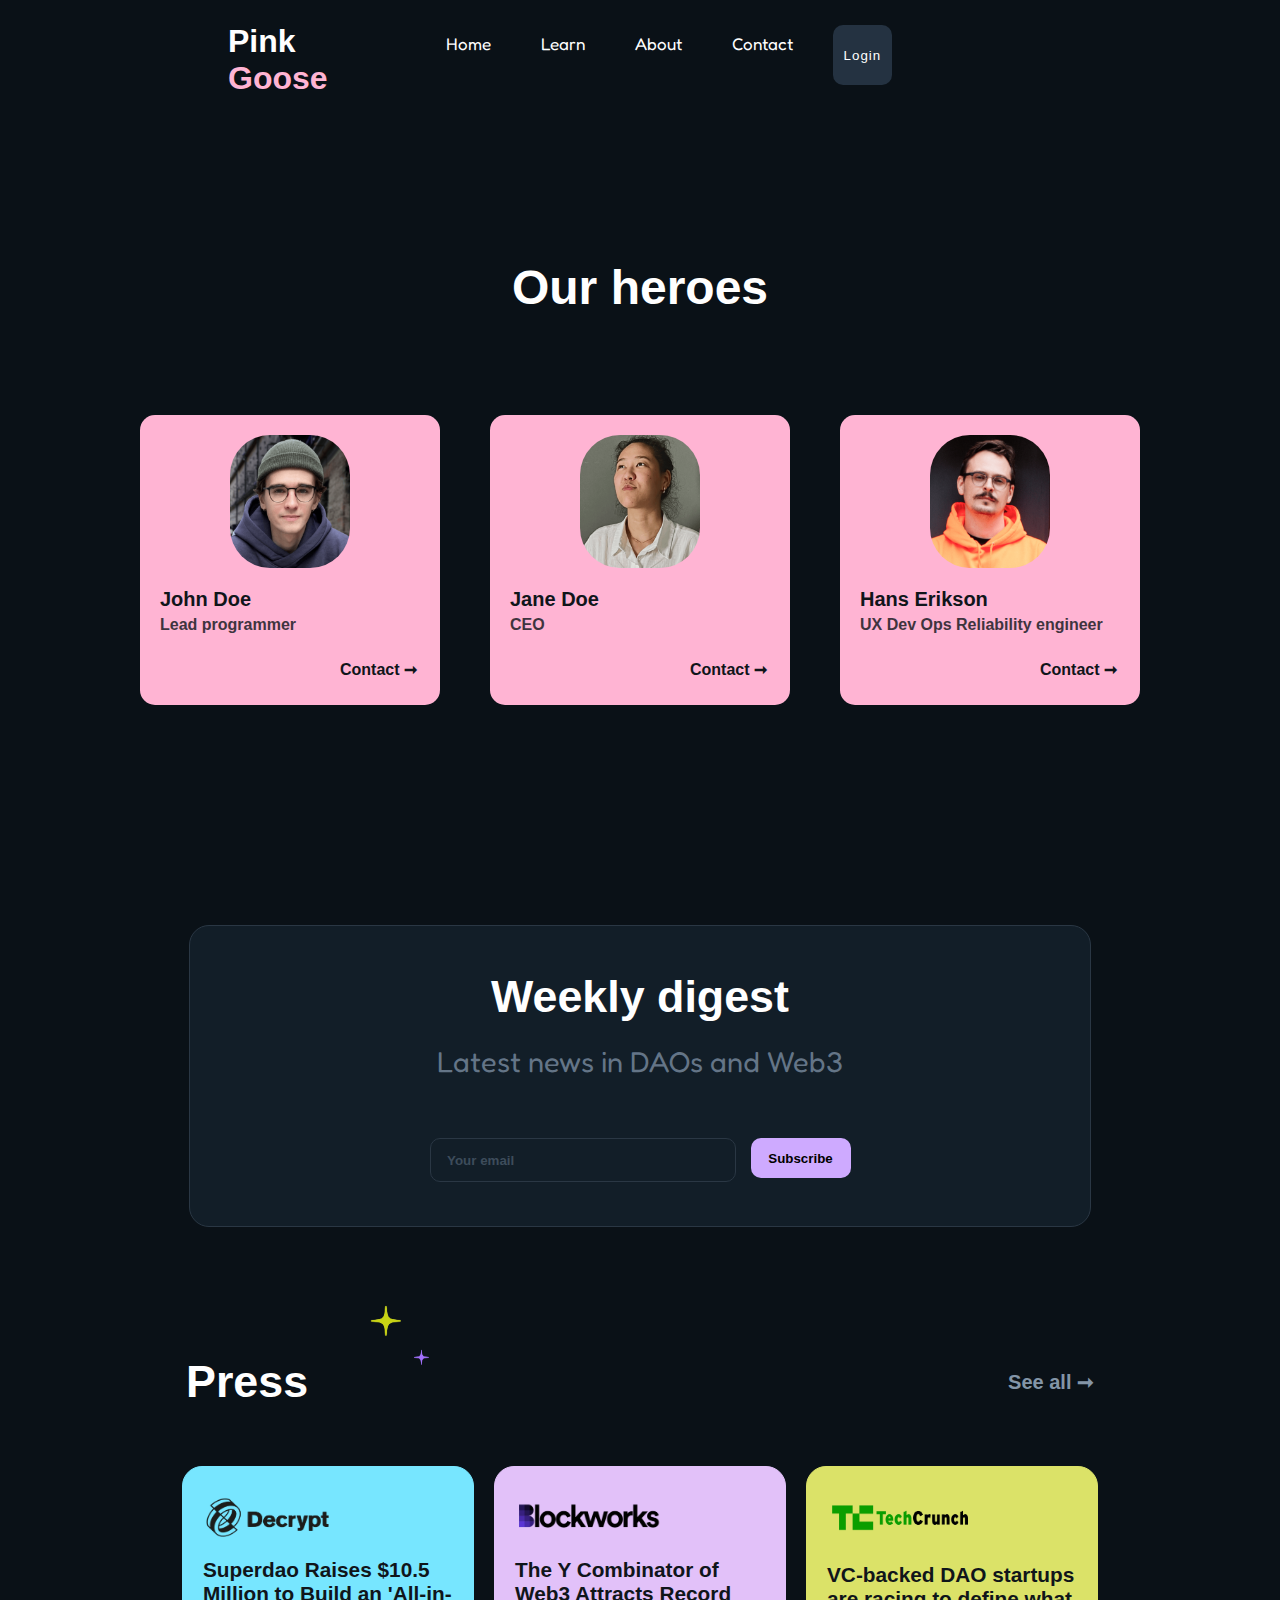
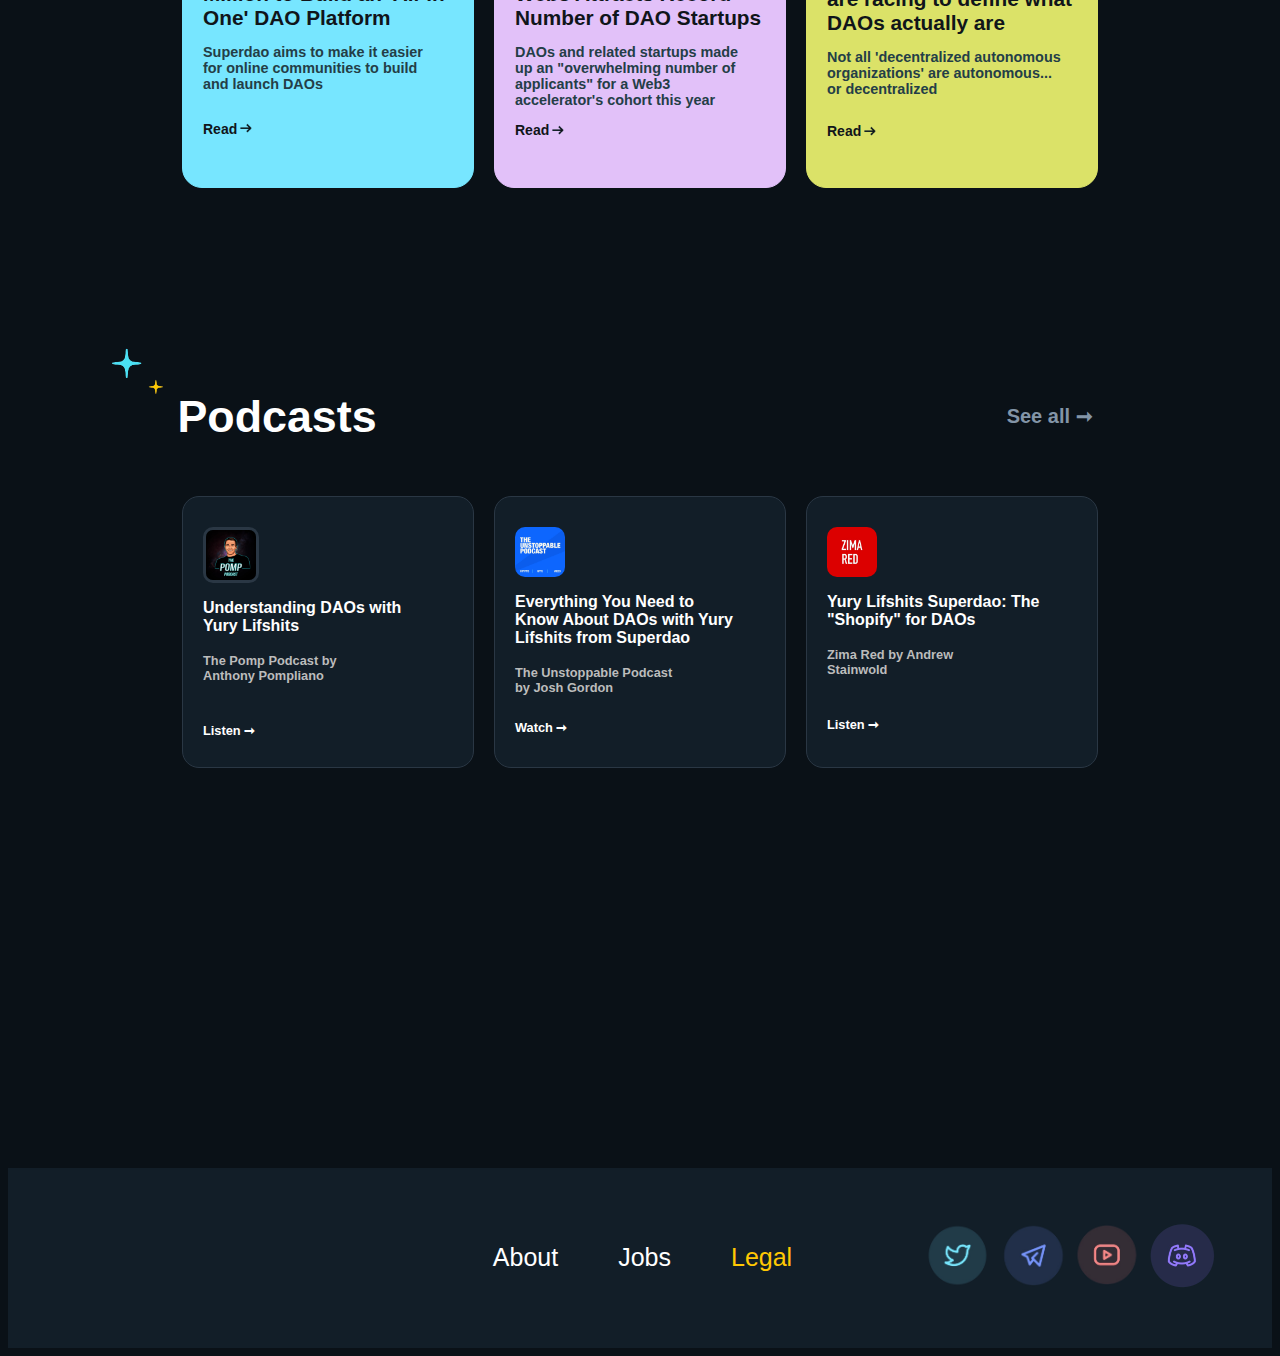
<file: pinkabout.html>
<!DOCTYPE html>
<html lang="en">
<head>
    <meta charset="UTF-8">
    <meta name="viewport" content="width=device-width, initial-scale=1.0">
    <link href="https://fonts.googleapis.com/css2?family=Fredoka&display=swap" rel="stylesheet">
    <link href="https://fonts.googleapis.com/css2?family=Montserrat&display=swap" rel="stylesheet">
    <link rel="stylesheet" href="about.css">
    <title>About | Pink Goose</title>
</head>
<body>
     <nav class="navbar">
        <div class="logo">Pink<span class="pink"> Goose</span></div>
        <ul class="navlinks">
                <li><a href="mainpage.html">Home</a></li>
                <li><a href="pinklearn.html">Learn</a></li>
                <li><a href="pinkabout.html">About</a></li>
                <li><a href="pinkcontact.html">Contact</a></li>
        </ul>
        <button class="login-btn">Login</button>
    </nav>
    <section class="hero">
        <div class="hero-heroes">
            <p class="heroes-text">Our heroes</p>
            <div class="hero-heroes-boxes">
                <div class="glasses">
                    <img src="images/glasses.png" alt="person" class="heroes-glasses" width="120px">
                    <p class="name-glasses">John Doe</p>
                    <p class="job-glasses">Lead programmer</p>
                    <div class="heroes-glass-contact">
                        <p><a class="glass-contact" href="">Contact ➞</a></p>
                    </div>
                </div>
                <div class="asian">
                    <img src="images/asian.png" alt="person" width="120px">
                    <p class="name-asian">Jane Doe</p>
                    <p class="job-asian">CEO</p>
                    <div class="heroes-asian-contact">
                        <p><a class="asian-contact" href="">Contact ➞</a></p>
                    </div>
                </div>
                <div class="orange-hoodie">
                    <img src="images/orangehoodie.png" alt="person" width="120px">
                    <p class="name-orange">Hans Erikson</p>
                    <p class="job-orange">UX Dev Ops Reliability engineer</p>
                    <div class="heroes-orange-contact">
                        <p><a class="orange-contact" href="">Contact ➞</a></p>
                    </div>
                </div>
            </div>
        </div>
        <div class="hero-weekly">
            <p class="hero-week-text">Weekly digest</p>
            <p class="hero-news-text">Latest news in DAOs and Web3</p>
            <form class="subscribe-sec" action="submit email" method="post">
                <input class="input-email" type="email" name="email" placeholder="    Your email">
                <button class="sub-button" type="submit">Subscribe</button>
            </form>
        </div>
        <div class="hero-press">
            <p class="press">Press</p>
            <img class="press-stars" src="images/press-stars.png" alt="stars" width="80px">
            <p><a class="see-all" href="">See all ➞</a></p>
        </div>
        <div class="hero-press-boxes">
            <div class="decrypt">
                <img src="images/decrypt.png" alt="decrypt" class="decrypt-img" width="130px" height="40px">
                <p class="de-1">Superdao Raises $10.5 Million to Build an 'All-in-One' DAO Platform</p>
                <p class="de-2">Superdao aims to make it easier for online communities to build and launch DAOs</p>
                <p><a class="de-read" href="">Read <img src="images/rightarrowread.png"  height="10px" alt="arrow"></a></p>
            </div>
            <div class="blockworks">
                <img src="images/blockworks.png" alt="blockworks" class="blockworks-img" width="150px" height="40px">
                <p class="block-1">The Y Combinator of Web3 Attracts Record Number of DAO Startups</p>
                <p class="block-2">DAOs and related startups made up an "overwhelming number of applicants" for a Web3 accelerator's cohort this year</p>
                <p><a class="block-read" href="">Read <img src="images/rightarrowread.png"  height="10px" alt="arrow"></a></p>
            </div>
            <div class="techcrunch">
                <img src="images/techcrunch.png" alt="techcrunch" class="techcrunch-img" width="150px" height="45px">
                <p class="tech-1">VC-backed DAO startups are racing to define what DAOs actually are</p>
                <p class="tech-2">Not all 'decentralized autonomous organizations' are autonomous... or decentralized</p>
                <p><a class="tech-read" href="">Read <img src="images/rightarrowread.png"  height="10px" alt="arrow"></a></p>
            </div>
        </div>
        <div class="hero-podcast">
            <img class="podcast-stars" src="images/starspodcast.png" alt="stars" width="80px">
            <p class="podcast">Podcasts</p>
            <p><a class="see-allp" href="">See all ➞</a></p>
        </div>
        <div class="hero-podcast-boxes">
            <div class="pomp">
                <img class="pomp-img" src="images/pomp.jpg" alt="podcast" width="50px">
                 <p class="pomp-text1">Understanding DAOs with Yury Lifshits</p>
                 <p class="pomp-text2">The Pomp Podcast by Anthony Pompliano</p>
                 <p class="pomp-listen"><a href="">Listen ➞</a></p>
            </div>
            <div class="unstop">
                <img class="unstop-img" src="images/unstop.jpg" alt="podcast" width="50px">
                <p class="unstop-text1">Everything You Need to Know About DAOs with Yury Lifshits from Superdao</p>
                <p class="unstop-text2">The Unstoppable Podcast by Josh Gordon</p>
                <p class="unstop-listen"><a href="">Watch ➞</a></p>
            </div>
            <div class="zima">
                <img class="zima-img" src="images/zima.jpg" alt="podcast" width="50px">
                <p class="zima-text1">Yury Lifshits Superdao: The "Shopify" for DAOs</p>
                <p class="zima-text2">Zima Red by Andrew Stainwold</p>
                <p class="zima-listen"><a href="">Listen ➞</a></p>
            </div>
        </div>
    </section>
    <footer>
        <nav class="footer-navbar">
            <p class="footer-about"><a href="">About</a></p>
            <p class="footer-jobs"><a href="">Jobs</a></p>        
            <p class="footer-legal"><a href="">Legal</a></p>
            <div class="footer-socials">
                <a href="https://x.com"><img src="images/footertwitter.png" alt="twitter" class="footer-twitter" width="70px"></a>
                <a href="https://web.telegram.org"><img src="images/footertelegram.png" alt="telegram" class="footer-telegram" width="70px"></a>
                <a href="https://www.youtube.com"><img src="images/footeryoutube.png" alt="youtube" class="footer-youtube" width="70px"></a>
                <a href="https://www.discord.com"><img src="images/footerdiscord.png" alt="discord" class="footer-discord" width="70px"></a>
            </div>
        </nav>
    </footer>
</body>
</html>
</file>
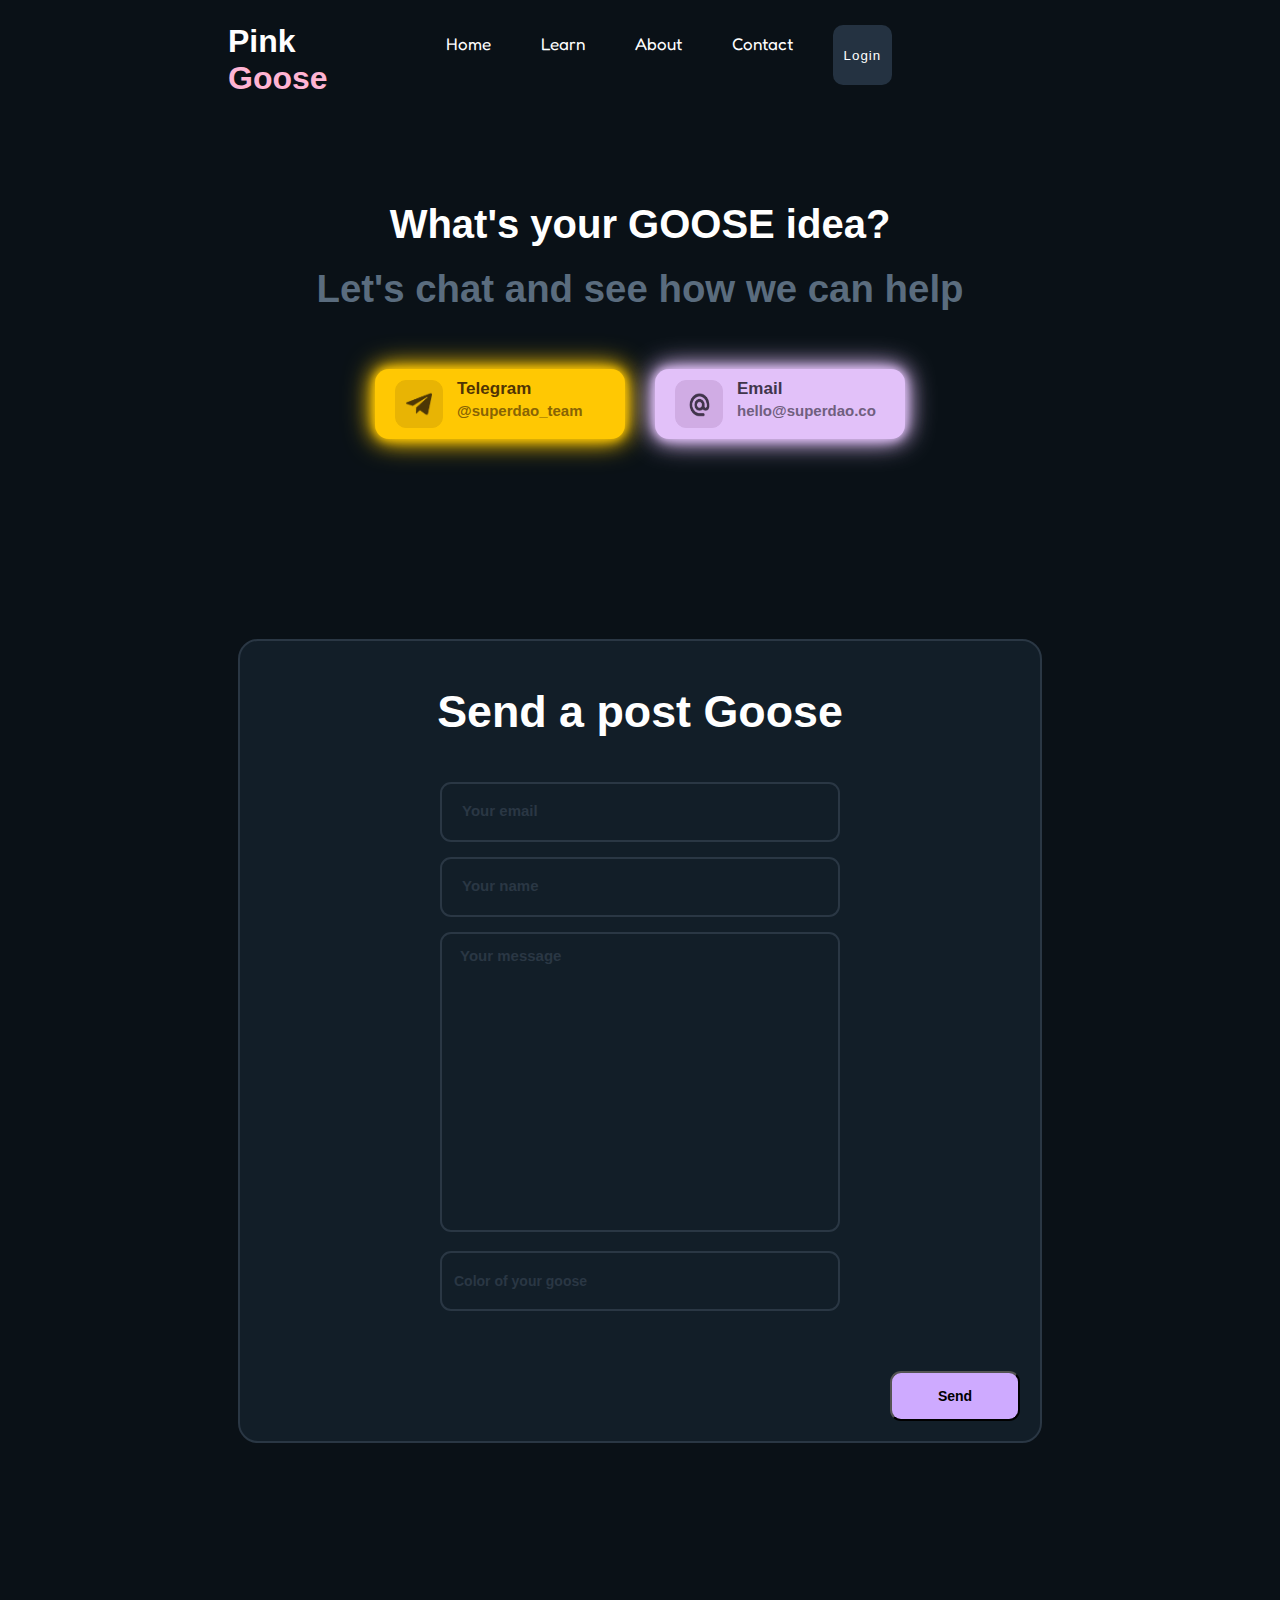
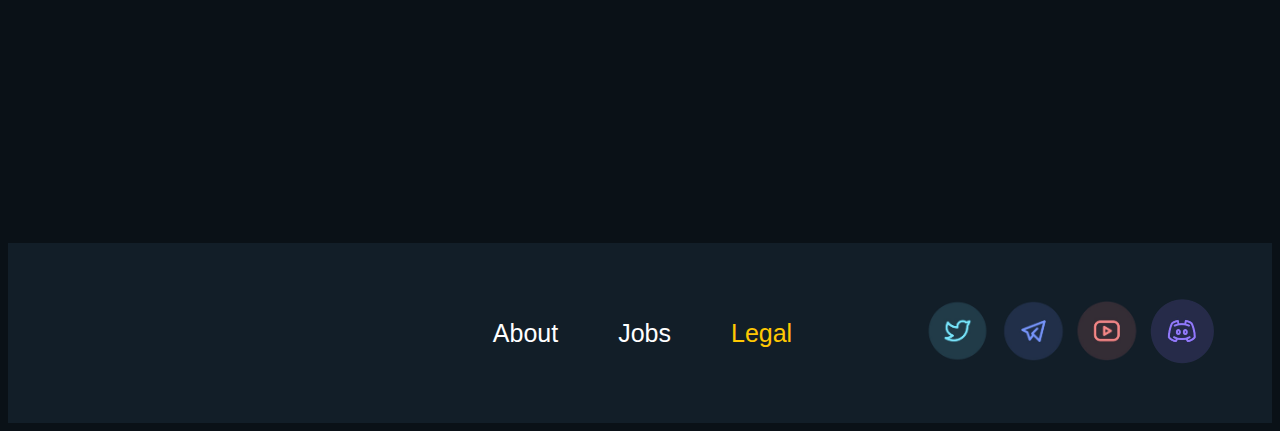
<file: pinkcontact.html>
<!DOCTYPE html>
<html lang="en">
<head>
    <meta charset="UTF-8">
    <meta name="viewport" content="width=device-width, initial-scale=1.0">
    <link rel="stylesheet" href="contact.css">
    <link href="https://fonts.googleapis.com/css2?family=Fredoka&display=swap" rel="stylesheet">
    <link href="https://fonts.googleapis.com/css2?family=Montserrat&display=swap" rel="stylesheet">
    <title>Contact | Pink Goose</title>
</head>
<body>
     <nav class="navbar">
        <div class="logo">Pink<span class="pink"> Goose</span></div>
        <ul class="navlinks">
                <li><a href="mainpage.html">Home</a></li>
                <li><a href="pinklearn.html">Learn</a></li>
                <li><a href="pinkabout.html">About</a></li>
                <li><a href="pinkcontact.html">Contact</a></li>
        </ul>
        <button class="login-btn">Login</button>
    </nav>
    <section class="hero-idea">
        <div class="hero-end">
            <p class="end-text1">What's your GOOSE idea?</p>
            <p class="end-text2">Let's chat and see how we can help</p>
            <div class="socials-end">
                <div class="telegram">
                    <img class="tele-img" src="images/telegram.png" alt="telegram" width="26px" height="26px">
                    <div class="tele-text">
                        <p class="telegram-text">Telegram</p>
                        <p class="telegram-at">@superdao_team</p>
                    </div>
                </div>
                <div class="email">
                    <img class="email-img" src="images/emaillogo.png" alt="email" width="26px" height="26px">
                    <div class="email-text">
                        <p class="email-text2">Email</p>
                        <p class="email-at">hello@superdao.co</p>
                    </div>
                </div>
            </div>
        </div>
        <div class="hero-send">
            <div class="hero-border">
                <div class="hero-send-text">
                    <p class="send-text">Send a post Goose</p>
                </div>
                <div class="hero-send-email">
                    <input class="input-email" type="email" name="email" placeholder="  Your email">
                </div>
                <div class="hero-send-name">
                    <input type="text" class="input-name" placeholder="  Your name">
                </div>
                <div class="hero-send-msg">
                    <div class="input-wrapper">
                        <textarea class="input-msg" required></textarea>
                        <span class="input-placeholder">Your message</span>
                    </div>
                </div>
                <div class="hero-send-dropdown">
                    <select class="dropdown">
                        <option selected disabled hidden value="display">Color of your goose</option>
                        <option>Red</option>
                        <option>White</option>
                        <option>Blue</option>
                        <option>Black</option>
                    </select>
                </div>
                <div class="button-con">
                    <button class="send-button" type="submit">Send</button>
                </div>
            </div>
        </div>
    </section>
    <footer>
        <nav class="footer-navbar">
            <p class="footer-about"><a href="">About</a></p>
            <p class="footer-jobs"><a href="">Jobs</a></p>        
            <p class="footer-legal"><a href="">Legal</a></p>
            <div class="footer-socials">
                <a href="https://x.com"><img src="images/footertwitter.png" alt="twitter" class="footer-twitter" width="70px"></a>
                <a href="https://web.telegram.org"><img src="images/footertelegram.png" alt="telegram" class="footer-telegram" width="70px"></a>
                <a href="https://www.youtube.com"><img src="images/footeryoutube.png" alt="youtube" class="footer-youtube" width="70px"></a>
                <a href="https://www.discord.com"><img src="images/footerdiscord.png" alt="discord" class="footer-discord" width="70px"></a>
            </div>
        </nav>
    </footer>   
</body>
</html>
</file>
<file: about.css>
:root {
    --primary-color: #0a1117;
    --secondary-color: #16213e;
    --accent-color: #ceaaff;
    --background-color: #0a1117;
    --font-color: #fff;
    --secondary-font-color: #;
    --primary-font: 'Fredoka', sans-serif;
    --border-radius: 5px;
    --box-shadow: 0 4px 6px rgba(0, 0, 0, 0.1);
    --transition: all 0.3s ease;
    --extra-color: #ffb4d3;
    --border-color: #2a3744;
}

/* Base styles */

body {
            font-family: var(--primary-font);
            background-color: var(--background-color); 
            color: white;
        }

html, body {
  overflow-x: hidden; /* voorkomt horizontale scroll */
}

/* Navbar section */

.navbar {
    display: flex;
    justify-content: space-between;
}

.navlinks {
    display: flex;
    list-style: none;

    margin-top: 25px;
}

.navlinks a {

    

    text-decoration: none;
    font-size: 17px;
    color: var(--font-color);
    margin: 10px;
    padding: 0;
    margin-right: 40px;
    transition: color 300ms ease-in-out;

    

}

.navlinks a:hover {
    color: var(--extra-color);
    padding: 0px;
    border-radius: 10px;
}

.logo {
    font-family: sans-serif;
    font-size: 2rem;
    font-weight: bolder;
    
    padding: 0;
    margin: 15px 30px;
    margin-left: 220px;
}

.pink {
    color: var(--extra-color);
}

.login-btn {
    background-color: #243241;
    color: var(--font-color);
    
    letter-spacing: 1px;


    margin-bottom: 27px;
    margin-top: 17px;
    margin-right: 380px;
    
    border-radius: 10px;
    border: none;
    
    padding: 10px;
    width: 70px;
}

.login-btn:hover {
    background-color: var(--extra-color);
    color: black;
    transition: var(--transition);
}

.hero {
    display: flex;
    justify-content: center;
    align-items: center;
    flex-direction: column;
    text-align: center;
    padding-top: 100px;
}

.hero-heroes {
    display: flex;
    flex-direction: column;
    justify-content: center;
    align-items: center;
}

.heroes-text {
    display: flex;
    margin-bottom: 100px;
    font-size: 3rem;
    font-family: sans-serif;
    font-weight: bold;
}

.hero-heroes-boxes {
    display: flex;
    gap: 50px;
}

.glasses {
    font-family: sans-serif;
    font-weight: bolder;

    display: flex;
    flex-direction: column;
    align-items: flex-start;

    width: 300px;
    height: 290px;
    
    background-color: #ffb4d3;
    border-radius: 15px;
}

.glass-contact {
    display: flex;
    text-decoration: none;
    color: #10151a;
    margin-left: 200px;
    margin-top: 0px;
}


.name-glasses {
    font-size: 20px;
    color: #10151a;
    display: flex;
    margin-left: 20px;
    margin-bottom: 0px;
    
}

.job-glasses {
    color: #3f343f;
    display: flex;
    margin-left: 20px;
    margin-top: 5px;
    margin-bottom: 10px;
    
}

.glasses img {
    border-radius: 40px;
    align-self: center;
    margin-top: 20px;
}

.asian {
    font-family: sans-serif;
    font-weight: bolder;

    display: flex;
    flex-direction: column;
    align-items: flex-start;

    width: 300px;
    height: 290px;
    
    background-color: #ffb4d3;
    border-radius: 15px;
}

.asian-contact {
    display: flex;
    text-decoration: none;
    color: #10151a;
    margin-left: 200px;
    margin-top: 0px;
}


.name-asian {
    font-size: 20px;
    color: #10151a;
    display: flex;
    margin-left: 20px;
    margin-bottom: 0px;
    
}

.job-asian {
    color: #3f343f;
    display: flex;
    margin-left: 20px;
    margin-top: 5px;
    margin-bottom: 10px;
    
}

.asian img {
    border-radius: 40px;
    align-self: center;
    margin-top: 20px;
}

.orange-hoodie {
    font-family: sans-serif;
    font-weight: bolder;

    display: flex;
    flex-direction: column;
    align-items: flex-start;

    width: 300px;
    height: 290px;
    
    background-color: #ffb4d3;
    border-radius: 15px;
}

.orange-contact {
    display: flex;
    text-decoration: none;
    color: #10151a;
    margin-left: 200px;
    margin-top: 0px;
}


.name-orange {
    font-size: 20px;
    color: #10151a;
    display: flex;
    margin-left: 20px;
    margin-bottom: 0px;
    
}

.job-orange {
    color: #3f343f;
    display: flex;
    margin-left: 20px;
    margin-top: 5px;
    margin-bottom: 10px;
    
}

.orange-hoodie img {
    border-radius: 40px;
    align-self: center;
    margin-top: 20px;
}


.hero-weekly {
    display: flex;
    justify-self: center;
    flex-direction: column;
    border: #2a3744 solid 1px;
    background-color: #121e28;
    width: 900px;
    height: 300px;
    margin-top: 220px;
    border-radius: 20px;
    

}

.hero-week-text {
    display: flex;
    justify-content: center;

    font-size: 2.8rem;
    font-family: sans-serif;
    font-weight: bold;

    height: 0px;

}

.hero-news-text {
    display: flex;
    justify-content: center;

    font-size: 1.8rem;
    color: #647587;
}

.subscribe-sec {
    display: flex;
    justify-content: center;
    gap: 15px;
}

.input-email {
    background-color: #121e28;
    border-radius: 10px;
    border: #2a3744 solid 1px;

    height: 40px;
    width: 300px;
    margin-top: 30px;
    
}

.sub-button {
    background-color: var(--accent-color);
    color: black;

    height: 40px;
    width: 100px;

    border: none;
    border-radius: 10px;
    margin-top: 30px;
    font-family: sans-serif;
    font-weight: bold;

}

.input-email::placeholder {
    color: #3d4c5b;
    font-family: sans-serif;
    font-weight: bolder;
}

/* Eighth section */

.hero-press {
    display: flex;
    align-items: center;
    margin-top: 70px;
}

.press {
    font-size: 2.8rem;
    font-family: sans-serif;
    font-weight: bold;
}

.press-stars {
    margin-bottom: 90px;
    margin-left: 50px;
}

.see-all {
    font-size: 20px;
    margin-left: 570px;
    color: #8395a7;

    text-decoration: none;
    font-family: sans-serif;
    font-weight: bold;
}


.hero-press-boxes {
    display: flex;
    flex-direction: row;
    height: 400px;
    gap: 20px;
    font-size: 14px;
    justify-content: flex-start;
}

.decrypt {
    border: #77e6ff solid 1px;
    width: 290px;
    height: 320px;
    background-color: #77e6ff;
    border-radius: 20px;
    display: flex;
    justify-content: flex-start;
    flex-direction: column;

    font-family: sans-serif;
    font-weight: bold;
    color: #10151a;
    
}

.decrypt-img {
    display: flex;
    margin-left: 20px;
    margin-top: 30px;
}

.de-1 {
    display: flex;
    font-size: 1.3rem;
    text-align: left;
    margin-left: 20px;
    margin-bottom: 0px;
    
}

.de-2 {
    display: flex;
    font-size: 0.9rem;
    text-align: left;
    margin-left: 20px;
    color: #243e47;
    width: 220px;
}

.de-read {
    display: flex;
    align-content: center;
    text-decoration: none;
    text-align: left;
    margin-left: 20px;
    color: #10151a;
    font-family: sans-serif;
    font-weight: bold;
}

.de-read img {
    margin-top: 2.5px;
}

.blockworks {
    border: #e2c1f9 solid 1px;
    background-color: #e2c1f9;
    width: 290px;
    height: 320px;
    border-radius: 20px;
    display: flex;
    justify-content: flex-start;
    flex-direction: column;

    font-family: sans-serif;
    font-weight: bold;
    color: #10151a;
}

.blockworks-img {
    display: flex;
    margin-left: 20px;
    margin-top: 30px;
}

.block-1 {
    display: flex;
    width: 255px;
    font-size: 1.3rem;
    text-align: left;
    margin-left: 20px;
    margin-bottom: 0px;
    
}

.block-2 {
    display: flex;
    font-size: 0.9rem;
    text-align: left;
    margin-left: 20px;
    color: #243e47;
    width: 240px;
    margin-bottom: 0px;

}

.block-read {
    display: flex;
    align-content: center;
    text-decoration: none;
    text-align: left;
    margin-left: 20px;
    color: #10151a;
    font-family: sans-serif;
    font-weight: bold;
}

.block-read img {
    margin-top: 2.5px;
}

.techcrunch {
    border: #dbe268 solid 1px;
    background-color: #dbe268;
    width: 290px;
    height: 320px;
    border-radius: 20px;
    display: flex;
    justify-content: flex-start;
    flex-direction: column;

    font-family: sans-serif;
    font-weight: bold;
    color: #10151a;
}

.techcrunch-img {
    display: flex;
    margin-left: 20px;
    margin-top: 30px;
}

.tech-1 {
    display: flex;
    width: 270px;
    font-size: 1.3rem;
    text-align: left;
    margin-left: 20px;
    margin-bottom: 0px;
    
}

.tech-2 {
    display: flex;
    font-size: 0.9rem;
    text-align: left;
    margin-left: 20px;
    color: #243e47;
    width: 240px;
    margin-bottom: 0px;

}

.tech-read {
    display: flex;
    align-content: center;
    text-decoration: none;
    text-align: left;
    margin-left: 20px;
    color: #10151a;
    font-family: sans-serif;
    font-weight: bold;
    margin-top: 12px;
    
}   

.tech-read img {
    margin-top: 2.5px;
}

/* Ninth section */

.hero-podcast {
    display: flex;
    align-items: center;
    margin-top: 70px;
    margin-right: 90px;
}

.podcast {
    font-size: 2.8rem;
    font-family: sans-serif;
    font-weight: bold;
    
}

.see-allp {
    font-size: 20px;
    margin-left: 630px;
    color: #8395a7;

    text-decoration: none;
    font-family: sans-serif;
    font-weight: bold;
}

.hero-podcast-boxes {
    display: flex;
    align-items: center;
    gap: 20px;
}


.podcast-stars {
    margin-bottom: 90px;

}

.pomp {
    border: var(--border-color) solid 1px;
    background-color: #121e28;
    width: 290px;
    height: 270px;
    border-radius: 17px;
    display: flex;
    justify-content: flex-start;
    flex-direction: column;

    font-family: sans-serif;
    font-weight: bold;
    color: #10151a;
}

.pomp-text1 {
    color: var(--font-color);
    font-family: sans-serif;
    font-size: 1rem;
    display: flex;
    text-align: left;
    width: 230px;
    margin-left: 20px;
    margin-bottom: 5px;
}

.pomp-text2 {
    font-family: sans-serif;
    color: #bcbcbc;
    font-size: 0.8rem;
    display: flex;
    text-align: left;
    width: 170px;
    margin-left: 20px;
    margin-bottom: 0px;
}

.pomp-listen {
    display: flex;
    margin-left: 20px;
    margin-top: 40px;
    font-size: 0.8rem;
}

.pomp-listen a {
    text-decoration: none;
    color: var(--font-color);
    cursor: pointer;
    transition: color 300ms ease-in-out;
}

.pomp-listen a:hover {
    color: var(--extra-color);
}

.pomp-img {
    display: flex;
    margin-left: 20px;
    margin-top: 30px;
    border-radius: 10px;
    border: var(--border-color) 3px solid;
}

.unstop {
    border: var(--border-color) solid 1px;
    background-color: #121e28;
    width: 290px;
    height: 270px;
    border-radius: 17px;
    display: flex;
    justify-content: flex-start;
    flex-direction: column;

    font-family: sans-serif;
    font-weight: bold;
    color: #10151a;
}

.unstop-text1 {
    color: var(--font-color);
    font-family: sans-serif;
    font-size: 1rem;
    display: flex;
    text-align: left;
    width: 220px;
    margin-left: 20px;
    margin-bottom: 5px;
}

.unstop-text2 {
    font-family: sans-serif;
    color: #bcbcbc;
    font-size: 0.8rem;
    display: flex;
    text-align: left;
    width: 170px;
    margin-left: 20px;
    margin-bottom: 0px;
}

.unstop-listen {
    display: flex;
    margin-left: 20px;
    margin-top: 25px;
    font-size: 0.8rem;
}

.unstop-listen a {
    text-decoration: none;
    color: var(--font-color);
    cursor: pointer;
    transition: color 300ms ease-in-out;
}

.unstop-listen a:hover {
    color: var(--extra-color);
}

.unstop-img {
    border-radius: 10px;
    display: flex;
    margin-left: 20px;
    margin-top: 30px;
}

.zima {
    border: var(--border-color) solid 1px;
    background-color: #121e28;
    width: 290px;
    height: 270px;
    border-radius: 17px;
    display: flex;
    justify-content: flex-start;
    flex-direction: column;

    font-family: sans-serif;
    font-weight: bold;
    color: #10151a;
}

.zima-text1 {
    color: var(--font-color);
    font-family: sans-serif;
    font-size: 1rem;
    display: flex;
    text-align: left;
    width: 230px;
    margin-left: 20px;
    margin-bottom: 5px;
}

.zima-text2 {
    font-family: sans-serif;
    color: #bcbcbc;
    font-size: 0.8rem;
    display: flex;
    text-align: left;
    width: 150px;
    margin-left: 20px;
    margin-bottom: 0px;
}

.zima-listen {
    display: flex;
    margin-left: 20px;
    margin-top: 40px;
    font-size: 0.8rem;
}

.zima-listen a {
    text-decoration: none;
    color: var(--font-color);
    cursor: pointer;
    transition: color 300ms ease-in-out;
}

.zima-listen a:hover {
    color: var(--extra-color);
}


.zima-img {
    border-radius: 10px;
    display: flex;
    margin-left: 20px;
    margin-top: 30px;
}

footer {
    display: flex;
    margin-top: 400px;
    height: 180px;
    background-color: #121e28;
    justify-content: center;
    align-items: center;
}

.footer-navbar {
    font-family: sans-serif;
    display: flex;
    align-content: center;
    gap: 60px;
    font-size: 25px;
    margin-left: 430px;
}

.footer-navbar a {
    text-decoration: none;
    color: white;
}

.footer-legal a {
    color: #ffc803;
}

.footer-socials {
    display: flex;
    align-items: center;
    
    gap: 5px;
    margin-left: 70px;

}
</file>
<file: contact.css>
:root {
    --primary-color: #0a1117;
    --secondary-color: #16213e;
    --accent-color: #ceaaff;
    --background-color: #0a1117;
    --font-color: #fff;
    --secondary-font-color: #;
    --primary-font: 'Fredoka', sans-serif;
    --border-radius: 5px;
    --box-shadow: 0 4px 6px rgba(0, 0, 0, 0.1);
    --transition: all 0.3s ease;
    --extra-color: #ffb4d3;
    --border-color: #2a3744;
}

/* Base styles */

body {
            font-family: var(--primary-font);
            background-color: var(--background-color); 
            color: white;
        }

html, body {
  overflow-x: hidden; /* voorkomt horizontale scroll */
}

/* Navbar section */

.navbar {
    display: flex;
    justify-content: space-between;
}

.navlinks {
    display: flex;
    list-style: none;

    margin-top: 25px;
}

.navlinks a {

    

    text-decoration: none;
    font-size: 17px;
    color: var(--font-color);
    margin: 10px;
    padding: 0;
    margin-right: 40px;
    transition: color 300ms ease-in-out;

    

}

.navlinks a:hover {
    color: var(--extra-color);
    padding: 0px;
    border-radius: 10px;
}

.logo {
    font-family: sans-serif;
    font-size: 2rem;
    font-weight: bolder;
    
    padding: 0;
    margin: 15px 30px;
    margin-left: 220px;
}

.pink {
    color: var(--extra-color);
}

.login-btn {
    background-color: #243241;
    color: var(--font-color);
    
    letter-spacing: 1px;


    margin-bottom: 27px;
    margin-top: 17px;
    margin-right: 380px;
    
    border-radius: 10px;
    border: none;
    
    padding: 10px;
    width: 70px;
}

.login-btn:hover {
    background-color: var(--extra-color);
    color: black;
    transition: var(--transition);
}

.hero-end {
    margin-top: 50px;
    display: flex;
    flex-direction: column;
    justify-content: center;
    align-content: center;
    align-items: center;
    margin-bottom: 200px;
}

.end-text1 {
    font-size: 2.5rem;
    font-family: sans-serif;
    font-weight: bold;
    margin-bottom: 0;

}

.end-text2 {
    font-size: 2.4rem;
    font-family: sans-serif;
    font-weight: bold;
    color: #5a6c7e;
    margin-top: 20px;
}

.socials-end {
    display: flex;
    gap: 30px;
    margin-top: 20px;
}

.telegram {
    display: flex;
    background-color: #ffc803;
    width: 250px;
    height: 70px;
    gap: 14px;
    align-content: center;
    align-items: center;
    border-radius: 14px;
    box-shadow: 
    0 0 10px #ffc803,
    0 0 20px #ffc803,
    0 0 30px #ffc803;
}

.tele-img {
    display: flex;
    border: #e8b404 1px solid;
    padding: 10px;
    background-color: #e8b404;
    border-radius: 11px;
    justify-items: center;
    margin-left: 20px;
    
}

.tele-text {
    font-size: 10px;
    font-family: sans-serif;
    font-weight: bold;
    margin-bottom: 15px;
    margin-top: 3px;

}

.telegram-at {
    color: #886404;
    margin-top: 3px;
    font-size: 15px;
}

.telegram-text {
    font-size: 17px;
    color: #503404;
    margin-bottom: 0;
    display: flex;
}

.email {
    display: flex;
    background-color: #e2c1f9;
    width: 250px;
    height: 70px;
    gap: 14px;
    align-content: center;
    align-items: center;
    border-radius: 14px;
    box-shadow: 
    0 0 10px #e2c1f9,
    0 0 20px #e2c1f9,
    0 0 30px #e2c1f9;
}

.email-img {
    display: flex;
    border: #d0ace4 1px solid;
    padding: 10px;
    background-color: #d0ace4;
    border-radius: 11px;
    justify-items: center;
    margin-left: 20px;
    
}

.email-text {
    display: flex;
    font-size: 10px;
    font-family: sans-serif;
    font-weight: bold;
    margin-bottom: 15px;
    flex-direction: column;
    margin-top: 3px;
    
}

.email-at {
    color: #705f7f;
    margin-top: 3px;
    font-size: 15px;
}

.email-text2 {
    font-size: 17px;
    color: #40354b;
    margin-bottom: 0px;
    display: flex;
}

.hero-send {
    display: flex;
    justify-content: center;
    flex-direction: column;
    align-items: center;
    
}

.hero-border {
    border: #2a3744 2px solid;
    width: 800px;
    height: 800px;
    justify-items: center;
    background-color: #121e28;
    border-radius: 20px;
}

.hero-send-text {
    font-size: 2.8rem;
    font-family: sans-serif;
    font-weight: bold;

}

.hero-send-email {
    display: flex;
}

.input-email {
    width: 400px;
    height: 60px;
    padding: 12px;
    background-color: #121e28;
    border: #2a3744 2px solid;
    border-radius: 11px;
    margin-bottom: 15px;
    box-sizing: border-box;
    color: white;
}

.input-email::placeholder {
    color: #2a3744;
    font-family: sans-serif;
    font-weight: bold;
    font-size: 15px;
    color: #2a3744;
    transition: color 0.2s ease, opacity 0.2s ease;
}

.hero-send-name {
    display: flex;
}

.input-name {
    width: 400px;
    height: 60px;
    background-color: #121e28;
    border: #2a3744 2px solid;
    border-radius: 11px;
    margin-bottom: 15px;
    padding: 12px;
    box-sizing: border-box;
    color: white;
}

.input-name::placeholder {
    color: #2a3744;
    font-family: sans-serif;
    font-weight: bold;
    font-size: 15px;
    transition: color 0.2s ease, opacity 0.2s ease;
}

.hero-send-msg {
    display: flex;
}

.input-wrapper {
  position: relative;
  width: 100%;
}

.input-msg {
  width: 400px;
  height: 300px;
  border: 2px solid #2a3744;
  border-radius: 11px;
  background-color: #121e28;
  color: #fff;
  padding: 12px;
  font-size: 14px;
  resize: none;       
  box-sizing: border-box;
  margin-bottom: 0;
}

.input-placeholder {
 position: absolute;
 top: 15px;   
 left: 20px;  
 color: #2a3744;
 font-family: sans-serif;
 font-weight: bold;
 font-size: 15px;
 pointer-events: none;
 transition: 0.2s ease all;
}

.input-msg:valid + .input-placeholder,
.input-msg:focus + .input-placeholder {
  opacity: 0;
}

.input-email:focus::placeholder,
.input-name:focus::placeholder {
  color: transparent; /* fades out smoothly */
  opacity: 0;
}

.hero-send-dropdown {
    display: flex;
    
}

.dropdown {
    width: 400px;
    height: 60px;
    border: 2px solid #2a3744;
    border-radius: 11px;
    background-color: #121e28;
    color: #2a3744;
    font-size: 14px;
    margin-top: 15px;
    padding: 12px;
    box-sizing: border-box;
    appearance: none;
    font-family: sans-serif;
    font-weight: bold;
    cursor: pointer;
}

.dropdown option {
  background-color: #121e28;
  color: #2a3744;
  font-size: 14px;
  margin-left: 30px;
}

.send-button {
    display: flex;
    width: 130px;
    height: 50px;
    align-items: center;
    justify-content: center;
    background-color: #ceaaff;
    font-size: 14px;
    font-family: sans-serif;
    font-weight: bold;
    border-radius: 11px;
}

.button-con {
    width: 760px;
    height: 50px;
    margin-top: 60px;
    justify-items: flex-end;
}




footer {
    display: flex;
    margin-top: 400px;
    height: 180px;
    background-color: #121e28;
    justify-content: center;
    align-items: center;
}

.footer-navbar {
    font-family: sans-serif;
    display: flex;
    align-content: center;
    gap: 60px;
    font-size: 25px;
    margin-left: 430px;
}

.footer-navbar a {
    text-decoration: none;
    color: white;
}

.footer-legal a {
    color: #ffc803;
}

.footer-socials {
    display: flex;
    align-items: center;
    
    gap: 5px;
    margin-left: 70px;

}
</file>
